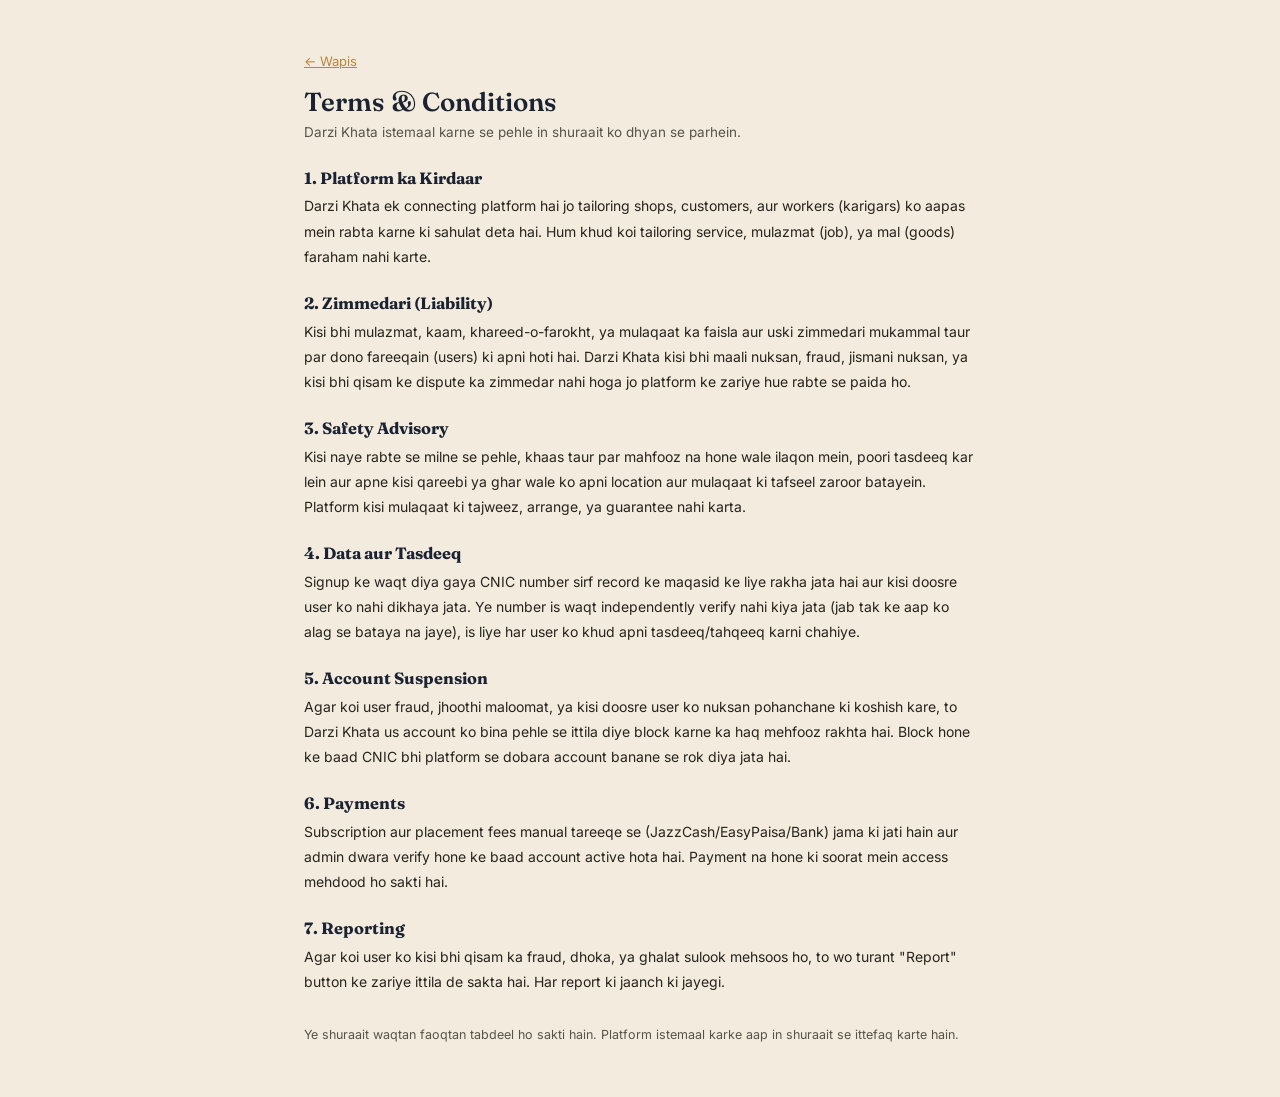
<file: terms.html>
<!DOCTYPE html>
<html lang="en">
<head>
<meta charset="UTF-8" />
<meta name="viewport" content="width=device-width, initial-scale=1.0" />
<title>Terms & Conditions — Darzi Khata</title>
<link rel="preconnect" href="https://fonts.googleapis.com">
<link href="https://fonts.googleapis.com/css2?family=Fraunces:opsz,wght@9..144,400;9..144,600;9..144,700&family=Inter:wght@400;500;600;700&display=swap" rel="stylesheet">
<link rel="stylesheet" href="styles.css">
</head>
<body>
<div style="max-width:720px; margin:0 auto; padding:50px 24px;">
  <a href="index.html" style="color:var(--brass); font-size:13px; text-decoration:underline;">← Wapis</a>
  <h1 class="title" style="margin-top:16px;">Terms & Conditions</h1>
  <p class="subtitle">Darzi Khata istemaal karne se pehle in shuraait ko dhyan se parhein.</p>

  <div style="font-size:14px; line-height:1.8; color:var(--ink);">
    <h3 style="margin-top:24px; color:var(--navy);">1. Platform ka Kirdaar</h3>
    <p>Darzi Khata ek connecting platform hai jo tailoring shops, customers, aur workers (karigars) ko aapas mein rabta karne ki sahulat deta hai. Hum khud koi tailoring service, mulazmat (job), ya mal (goods) faraham nahi karte.</p>

    <h3 style="margin-top:20px; color:var(--navy);">2. Zimmedari (Liability)</h3>
    <p>Kisi bhi mulazmat, kaam, khareed-o-farokht, ya mulaqaat ka faisla aur uski zimmedari mukammal taur par dono fareeqain (users) ki apni hoti hai. Darzi Khata kisi bhi maali nuksan, fraud, jismani nuksan, ya kisi bhi qisam ke dispute ka zimmedar nahi hoga jo platform ke zariye hue rabte se paida ho.</p>

    <h3 style="margin-top:20px; color:var(--navy);">3. Safety Advisory</h3>
    <p>Kisi naye rabte se milne se pehle, khaas taur par mahfooz na hone wale ilaqon mein, poori tasdeeq kar lein aur apne kisi qareebi ya ghar wale ko apni location aur mulaqaat ki tafseel zaroor batayein. Platform kisi mulaqaat ki tajweez, arrange, ya guarantee nahi karta.</p>

    <h3 style="margin-top:20px; color:var(--navy);">4. Data aur Tasdeeq</h3>
    <p>Signup ke waqt diya gaya CNIC number sirf record ke maqasid ke liye rakha jata hai aur kisi doosre user ko nahi dikhaya jata. Ye number is waqt independently verify nahi kiya jata (jab tak ke aap ko alag se bataya na jaye), is liye har user ko khud apni tasdeeq/tahqeeq karni chahiye.</p>

    <h3 style="margin-top:20px; color:var(--navy);">5. Account Suspension</h3>
    <p>Agar koi user fraud, jhoothi maloomat, ya kisi doosre user ko nuksan pohanchane ki koshish kare, to Darzi Khata us account ko bina pehle se ittila diye block karne ka haq mehfooz rakhta hai. Block hone ke baad CNIC bhi platform se dobara account banane se rok diya jata hai.</p>

    <h3 style="margin-top:20px; color:var(--navy);">6. Payments</h3>
    <p>Subscription aur placement fees manual tareeqe se (JazzCash/EasyPaisa/Bank) jama ki jati hain aur admin dwara verify hone ke baad account active hota hai. Payment na hone ki soorat mein access mehdood ho sakti hai.</p>

    <h3 style="margin-top:20px; color:var(--navy);">7. Reporting</h3>
    <p>Agar koi user ko kisi bhi qisam ka fraud, dhoka, ya ghalat sulook mehsoos ho, to wo turant "Report" button ke zariye ittila de sakta hai. Har report ki jaanch ki jayegi.</p>

    <p style="margin-top:30px; color:var(--ink-soft); font-size:12.5px;">Ye shuraait waqtan faoqtan tabdeel ho sakti hain. Platform istemaal karke aap in shuraait se ittefaq karte hain.</p>
  </div>
</div>
</body>
</html>
</file>
<file: styles.css>
:root{
  --navy:#1B2333; --navy-light:#2A3549; --cream:#F3EBDD; --cream-dim:#E9DFCC;
  --brass:#B8863B; --brass-light:#D4A75C; --thread-red:#A13D3D; --thread-green:#5C7A5C;
  --ink:#26241F; --ink-soft:#57534A; --paper:#FFFDF8; --radius:14px;
}
*{box-sizing:border-box; margin:0; padding:0;}
body{ font-family:'Inter', sans-serif; background:var(--cream); color:var(--ink); min-height:100vh; }
h1,h2,h3,.display{ font-family:'Fraunces', serif; }
.mono{ font-family:'JetBrains Mono', monospace; }
.hidden{ display:none !important; }
button{ cursor:pointer; font-family:inherit; border:none; }
input, select, textarea{ font-family:inherit; }
a{ color:inherit; }
::selection{ background:var(--brass-light); color:var(--navy); }

/* Loading */
#app-loading{ position:fixed; inset:0; display:flex; align-items:center; justify-content:center; background:var(--cream); flex-direction:column; gap:14px; z-index:999; }
.spool{ width:34px; height:34px; border-radius:50%; border:3px solid var(--cream-dim); border-top-color:var(--brass); animation:spin .8s linear infinite; }
@keyframes spin{ to{ transform:rotate(360deg); } }

/* Cards / auth */
.center-screen{ min-height:100vh; display:flex; align-items:center; justify-content:center; padding:24px;
  background: radial-gradient(circle at 15% 15%, rgba(184,134,59,0.10), transparent 40%), radial-gradient(circle at 85% 85%, rgba(161,61,61,0.08), transparent 40%), var(--cream); }
.card{ width:100%; max-width:440px; background:var(--paper); border-radius:var(--radius); padding:36px 32px; box-shadow:0 30px 60px -25px rgba(27,35,51,.35); position:relative; }
.card.wide{ max-width:640px; }
.eyebrow{ font-size:12px; letter-spacing:.14em; text-transform:uppercase; color:var(--brass); font-weight:600; }
.title{ font-size:26px; font-weight:600; margin-top:6px; color:var(--navy); }
.subtitle{ color:var(--ink-soft); font-size:13.5px; margin-top:6px; margin-bottom:22px; }

.field{ margin-bottom:15px; }
.field label{ display:block; font-size:12.5px; font-weight:600; color:var(--ink-soft); margin-bottom:6px; }
.field input, .field select, .field textarea{ width:100%; padding:11px 13px; border-radius:9px; border:1.5px solid var(--cream-dim); background:var(--cream); font-size:14px; color:var(--ink); }
.field input:focus, .field select:focus, .field textarea:focus{ outline:none; border-color:var(--brass); background:var(--paper); }
.field small{ display:block; color:var(--ink-soft); font-size:11px; margin-top:4px; }

.btn-primary{ width:100%; padding:12px; border-radius:9px; background:var(--navy); color:var(--cream); font-weight:600; font-size:14px; }
.btn-primary:hover{ background:var(--navy-light); }
.btn-primary:disabled{ opacity:.6; cursor:not-allowed; }
.btn-secondary{ padding:12px; border-radius:9px; background:var(--cream); color:var(--ink); font-weight:600; font-size:14px; }
.btn-secondary:hover{ background:var(--cream-dim); }
.btn-brass{ background:var(--brass); color:var(--navy); font-weight:700; padding:11px 18px; border-radius:9px; font-size:13.5px; }
.btn-brass:hover{ background:var(--brass-light); }
.btn-danger{ background:rgba(161,61,61,.12); color:var(--thread-red); padding:8px 14px; border-radius:7px; font-size:12.5px; font-weight:600; }
.btn-danger:hover{ background:rgba(161,61,61,.2); }

.msg{ font-size:13px; padding:10px 12px; border-radius:8px; margin-bottom:15px; background:rgba(161,61,61,.08); color:var(--thread-red); border:1px solid rgba(161,61,61,.25); }
.msg.success{ background:rgba(92,122,92,.1); color:var(--thread-green); border-color:rgba(92,122,92,.3); }

.role-choice{ display:grid; grid-template-columns:1fr 1fr; gap:12px; margin-bottom:20px; }
.role-btn{ padding:18px 12px; border-radius:12px; border:2px solid var(--cream-dim); background:var(--cream); text-align:center; transition:.15s; }
.role-btn.selected{ border-color:var(--brass); background:rgba(184,134,59,.08); }
.role-btn .ic{ font-size:26px; margin-bottom:6px; }
.role-btn .lbl{ font-weight:700; color:var(--navy); font-size:14px; }

.logo-mark{ display:block; margin:0 auto 10px; }

/* Shell layout */
.shell{ display:flex; min-height:100vh; }
.sidebar{ width:240px; background:var(--navy); color:var(--cream); flex-shrink:0; padding:26px 20px; display:flex; flex-direction:column; }
.brand{ display:flex; align-items:center; gap:10px; margin-bottom:30px; }
.brand-mark{ width:34px; height:34px; border-radius:50%; background:var(--brass); display:flex; align-items:center; justify-content:center; flex-shrink:0; }
.brand-name{ font-family:'Fraunces',serif; font-weight:600; font-size:17px; line-height:1.1; }
.brand-name span{ display:block; font-size:10px; font-family:'Inter',sans-serif; letter-spacing:.1em; color:var(--brass-light); text-transform:uppercase; margin-top:2px; }
.side-nav{ display:flex; flex-direction:column; gap:4px; margin-bottom:auto; }
.side-nav button{ text-align:left; padding:10px 12px; border-radius:8px; background:transparent; color:#B7C0D1; font-size:13.5px; font-weight:500; }
.side-nav button.active, .side-nav button:hover{ background:rgba(243,235,221,.08); color:var(--cream); }
.logout-btn{ background:transparent; color:#B7C0D1; font-size:13px; text-align:left; padding:10px 0; border-top:1px solid rgba(243,235,221,.12); margin-top:16px; }
.logout-btn:hover{ color:var(--cream); }
.main{ flex:1; padding:30px 38px; min-width:0; }
.main-header{ display:flex; justify-content:space-between; align-items:flex-start; gap:16px; margin-bottom:24px; flex-wrap:wrap; }
.main-title{ font-size:26px; font-weight:600; color:var(--navy); }
.main-sub{ color:var(--ink-soft); font-size:13.5px; margin-top:4px; }

.trial-banner{ background:var(--brass); color:var(--navy); font-size:13px; font-weight:600; padding:10px 30px; display:flex; justify-content:space-between; align-items:center; flex-wrap:wrap; gap:8px; }
.trial-banner.expired{ background:var(--thread-red); color:var(--cream); }
.trial-banner a, .trial-banner button{ background:var(--navy); color:var(--cream); padding:6px 14px; border-radius:6px; font-size:12px; font-weight:700; }

.stat-grid{ display:grid; grid-template-columns:repeat(auto-fit,minmax(140px,1fr)); gap:12px; margin-bottom:24px; }
.stat-box{ background:var(--paper); border:1px solid var(--cream-dim); border-radius:10px; padding:14px 16px; }
.stat-num{ font-family:'JetBrains Mono',monospace; font-size:22px; font-weight:700; color:var(--navy); }
.stat-lbl{ font-size:11.5px; color:var(--ink-soft); margin-top:2px; }

.toolbar{ display:flex; gap:12px; margin-bottom:20px; flex-wrap:wrap; }
.search-box{ flex:1; min-width:200px; padding:10px 13px; border-radius:9px; border:1.5px solid var(--cream-dim); background:var(--paper); font-size:14px; }
.search-box:focus{ outline:none; border-color:var(--brass); }

/* Grid cards */
.grid{ display:grid; grid-template-columns:repeat(auto-fill,minmax(270px,1fr)); gap:16px; }
.tag-card{ background:var(--paper); border-radius:12px; padding:18px; position:relative; box-shadow:0 10px 24px -16px rgba(27,35,51,.25); border:1px solid var(--cream-dim); transition:.15s; }
.tag-card:hover{ transform:translateY(-3px); box-shadow:0 16px 30px -16px rgba(27,35,51,.3); }
.pill{ display:inline-block; font-size:10.5px; font-weight:700; text-transform:uppercase; letter-spacing:.05em; padding:4px 10px; border-radius:20px; }
.pill-brass{ background:rgba(184,134,59,.15); color:var(--brass); }
.pill-green{ background:rgba(92,122,92,.15); color:var(--thread-green); }
.pill-red{ background:rgba(161,61,61,.15); color:var(--thread-red); }
.pill-grey{ background:rgba(27,35,51,.1); color:var(--ink-soft); }

.empty-state{ grid-column:1/-1; text-align:center; padding:50px 20px; color:var(--ink-soft); }
.empty-state .em-title{ font-family:'Fraunces',serif; font-size:19px; color:var(--navy); margin-bottom:6px; }

.modal-overlay{ position:fixed; inset:0; background:rgba(27,35,51,.55); backdrop-filter:blur(2px); display:flex; align-items:center; justify-content:center; padding:20px; z-index:100; }
.modal{ background:var(--paper); border-radius:16px; width:100%; max-width:560px; max-height:88vh; overflow-y:auto; padding:30px; }
.modal-title{ font-size:20px; font-weight:600; color:var(--navy); margin-bottom:18px; }
.form-grid{ display:grid; grid-template-columns:1fr 1fr; gap:12px; }
.form-grid .span-2{ grid-column:1/-1; }
.modal-actions{ display:flex; gap:10px; margin-top:20px; }
.modal-actions .btn-secondary, .modal-actions .btn-primary{ flex:1; }

table.data-table{ width:100%; border-collapse:collapse; background:var(--paper); border-radius:12px; overflow:hidden; }
table.data-table th{ background:var(--navy); color:var(--cream); text-align:left; padding:11px 13px; font-size:11.5px; text-transform:uppercase; letter-spacing:.04em; }
table.data-table td{ padding:11px 13px; font-size:13px; border-bottom:1px solid var(--cream-dim); }
table.data-table button{ background:var(--navy); color:var(--cream); padding:6px 12px; border-radius:6px; font-size:11.5px; font-weight:600; margin-right:4px; }

.safety-note{ background:rgba(161,61,61,.08); border:1px solid rgba(161,61,61,.25); border-radius:10px; padding:12px 14px; font-size:12.5px; color:var(--thread-red); margin-bottom:16px; line-height:1.5; }

:focus-visible{ outline:2.5px solid var(--brass); outline-offset:2px; }

@media (max-width:760px){
  .shell{ flex-direction:column; }
  .sidebar{ width:100%; flex-direction:row; align-items:center; padding:14px 18px; gap:14px; overflow-x:auto; }
  .side-nav{ flex-direction:row; margin-bottom:0; }
  .logout-btn{ display:none; }
  .brand{ margin-bottom:0; }
  .main{ padding:18px; }
  .form-grid{ grid-template-columns:1fr; }
  .role-choice{ grid-template-columns:1fr; }
}
</file>
